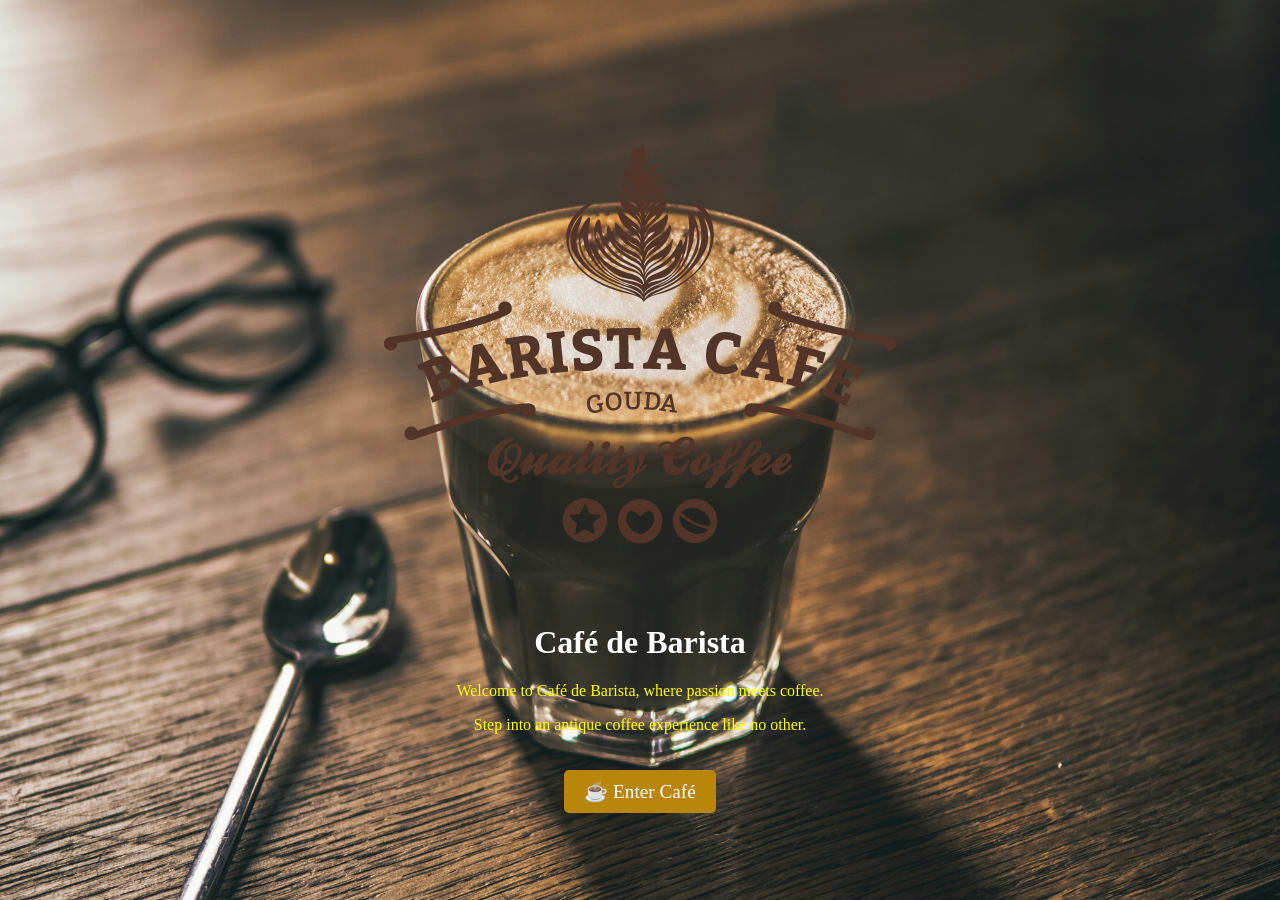
<file: index.html>
<!DOCTYPE html>
<html lang="en">
<head>
    <meta charset="UTF-8">
    <meta name="viewport" content="width=device-width, initial-scale=1.0">
    <title>Welcome to Café de Barista</title>
    <link rel="stylesheet" href="index.css">
</head>
<body>
    <div class="intro-container">
        <div class="logo-container">
            <img src="pngwing.com.png" alt="Café de Barista Logo" class="logo">
            <h1 class="fade-in">Café de Barista</h1>
        </div>
        
        <p class="welcome-message"style="color:yellow;">Welcome to Café de Barista, where passion meets coffee.</p>
        <p class="welcome-message"style="color:yellow;">Step into an antique coffee experience like no other.</p>
        
        <a href="cafe.html" class="enter-btn">☕ Enter Café</a>
    </div>

    
</body>
</html>
</file>
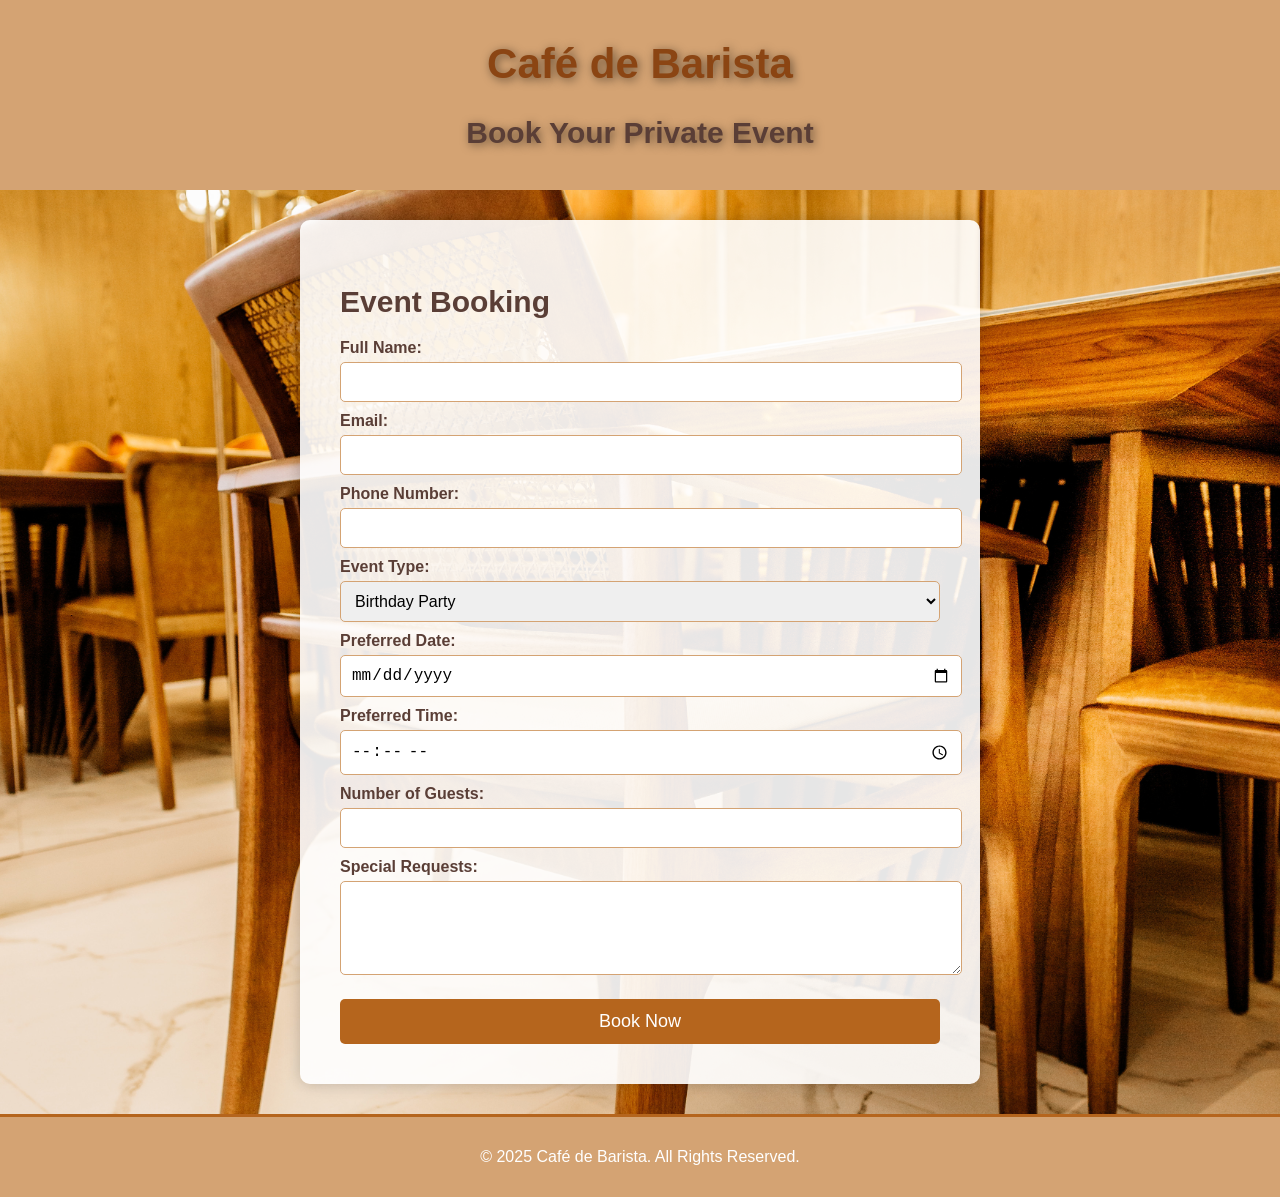
<file: booking.html>
<!DOCTYPE html>
<html lang="en">
<head>
    <meta charset="UTF-8">
    <meta name="viewport" content="width=device-width, initial-scale=1.0">
    <title>Booking - Café de Barista</title>
    <link rel="stylesheet" href="booking.css">
</head>
<body>
    <header class="booking-header">
        <h1>Café de Barista</h1>
        <h2>Book Your Private Event</h2>
    </header>

    <section class="booking-form">
        <h2>Event Booking</h2>
        <form action="#" method="POST">
            <label for="name">Full Name:</label>
            <input type="text" id="name" name="name" required>

            <label for="email">Email:</label>
            <input type="email" id="email" name="email" required>

            <label for="phone">Phone Number:</label>
            <input type="tel" id="phone" name="phone" required>

            <label for="event-type">Event Type:</label>
            <select id="event-type" name="event-type" required>
                <option value="birthday">Birthday Party</option>
                <option value="corporate">Corporate Event</option>
                <option value="anniversary">Anniversary Celebration</option>
                <option value="other">Other</option>
            </select>

            <label for="date">Preferred Date:</label>
            <input type="date" id="date" name="date" required>

            <label for="time">Preferred Time:</label>
            <input type="time" id="time" name="time" required>

            <label for="guests">Number of Guests:</label>
            <input type="number" id="guests" name="guests" min="1" required>

            <label for="special">Special Requests:</label>
            <textarea id="special" name="special" rows="4"></textarea>

            <button type="submit">Book Now</button>
        </form>
    </section>

    <footer class="booking-footer">
        <p>&copy; 2025 Café de Barista. All Rights Reserved.</p>
    </footer>
</body>
</html>
</file>
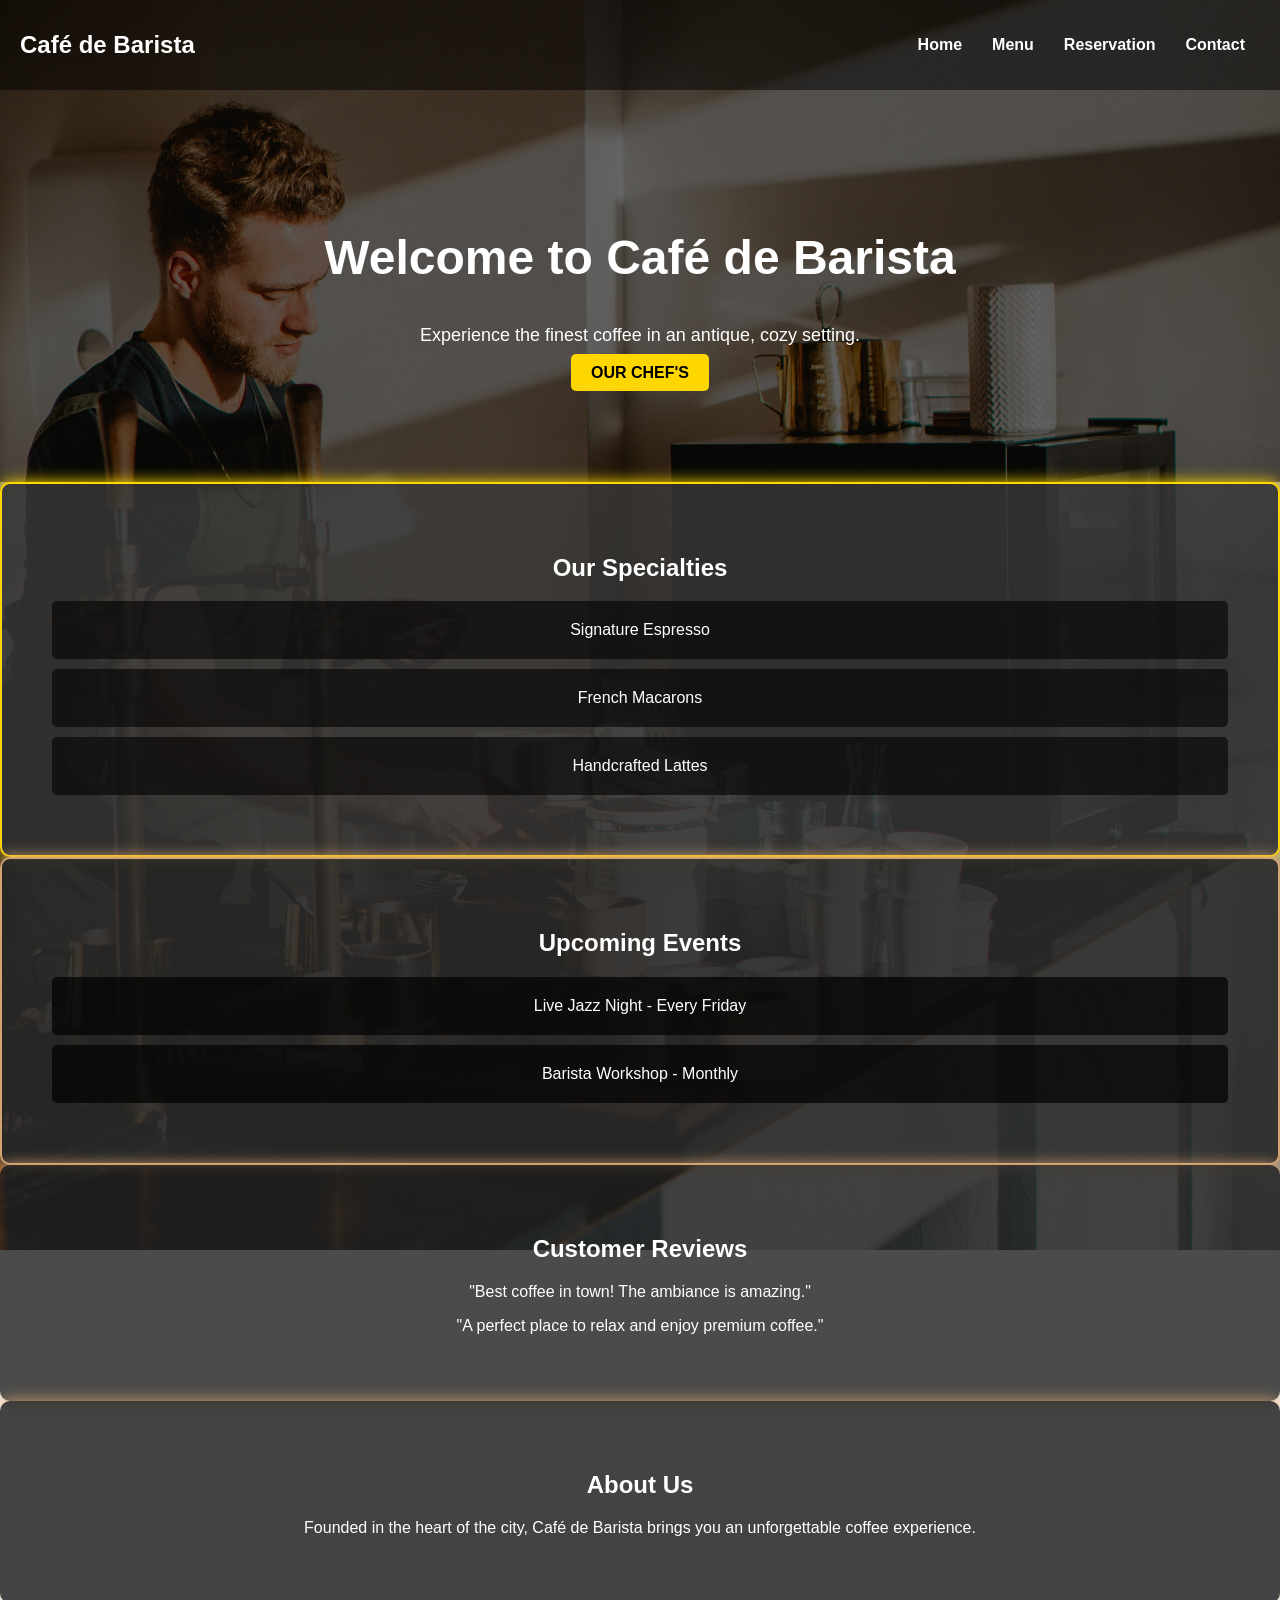
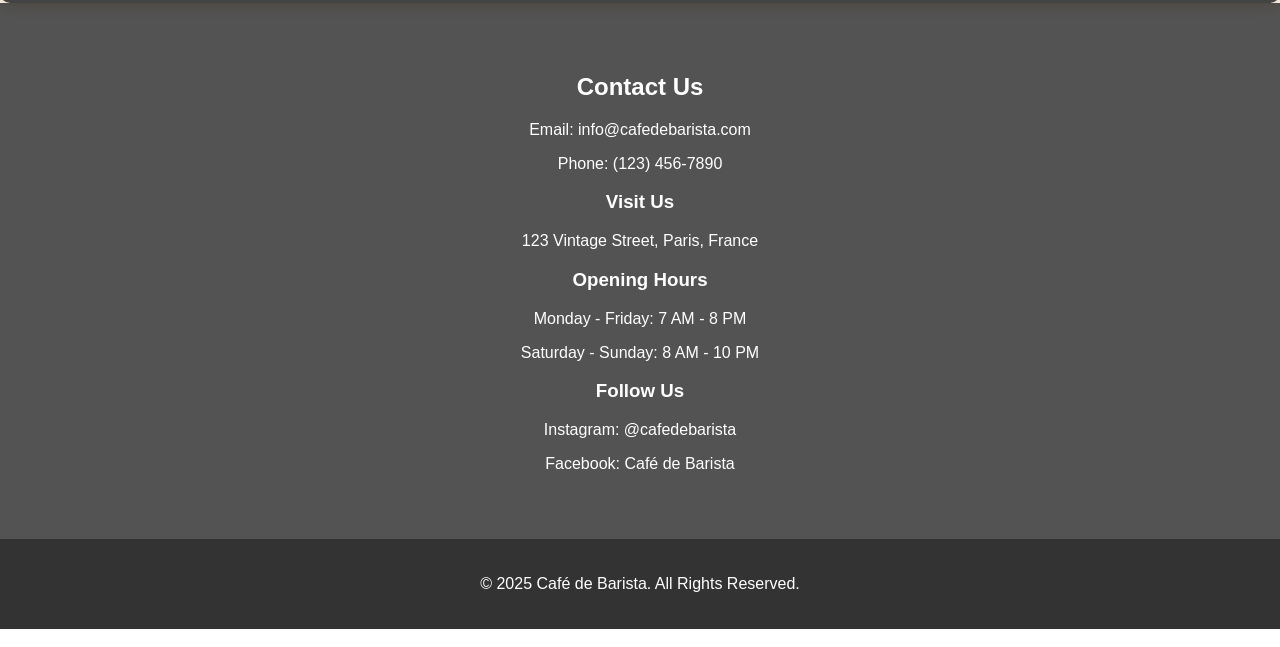
<file: cafe.html>
<!DOCTYPE html>
<html lang="en">
<head>
    <meta charset="UTF-8">
    <meta name="viewport" content="width=device-width, initial-scale=1.0">
    <title>Café de Barista</title>
    <link rel="stylesheet" href="styles.css">
</head>
<body>
    <header class="header">
        <div class="logo">Café de Barista</div>
        <nav>
            <ul class="nav-links">
                <li><a href="#home">Home</a></li>
                <li><a href="menu.html">Menu</a></li>
                <li class="dropdown">
                    <a href="#reservation">Reservation</a>
                    <ul class="dropdown-menu">
                        <li><a href="reservation.html">Reservation</a></li>
                        <li><a href="booking.html">Booking</a></li>
                    </ul>
                </li>
                <li><a href="#contact">Contact</a></li>
            </ul>
        </nav>
    </header>

    <section class="hero" id="home">
        <h2>Welcome to Café de Barista</h2>
        <p>Experience the finest coffee in an antique, cozy setting.</p>
        <a href="chef.html" class="btn">OUR CHEF'S</a>
    </section>

    <section class="specialties">
        <h2>Our Specialties</h2>
        <div class="special-item">Signature Espresso</div>
        <div class="special-item">French Macarons</div>
        <div class="special-item">Handcrafted Lattes</div>
    </section>

    <section class="events">
        <h2>Upcoming Events</h2>
        <div class="event-item">Live Jazz Night - Every Friday</div>
        <div class="event-item">Barista Workshop - Monthly</div>
    </section>

    <section class="reviews">
        <h2>Customer Reviews</h2>
        <p>"Best coffee in town! The ambiance is amazing."</p>
        <p>"A perfect place to relax and enjoy premium coffee."</p>
    </section>

    <section class="about">
        <h2>About Us</h2>
        <p>Founded in the heart of the city, Café de Barista brings you an unforgettable coffee experience.</p>
    </section>

    <section class="contact-section" id="contact">
        <h2>Contact Us</h2>
        <p>Email: info@cafedebarista.com</p>
        <p>Phone: (123) 456-7890</p>
        <h3>Visit Us</h3>
        <p>123 Vintage Street, Paris, France</p>
        <h3>Opening Hours</h3>
        <p>Monday - Friday: 7 AM - 8 PM</p>
        <p>Saturday - Sunday: 8 AM - 10 PM</p>
        <h3>Follow Us</h3>
        <p>Instagram: @cafedebarista</p>
        <p>Facebook: Café de Barista</p>
    </section>

    <footer class="footer">
        <p>&copy; 2025 Café de Barista. All Rights Reserved.</p>
    </footer>
</body>
</html>&copy;
</file>
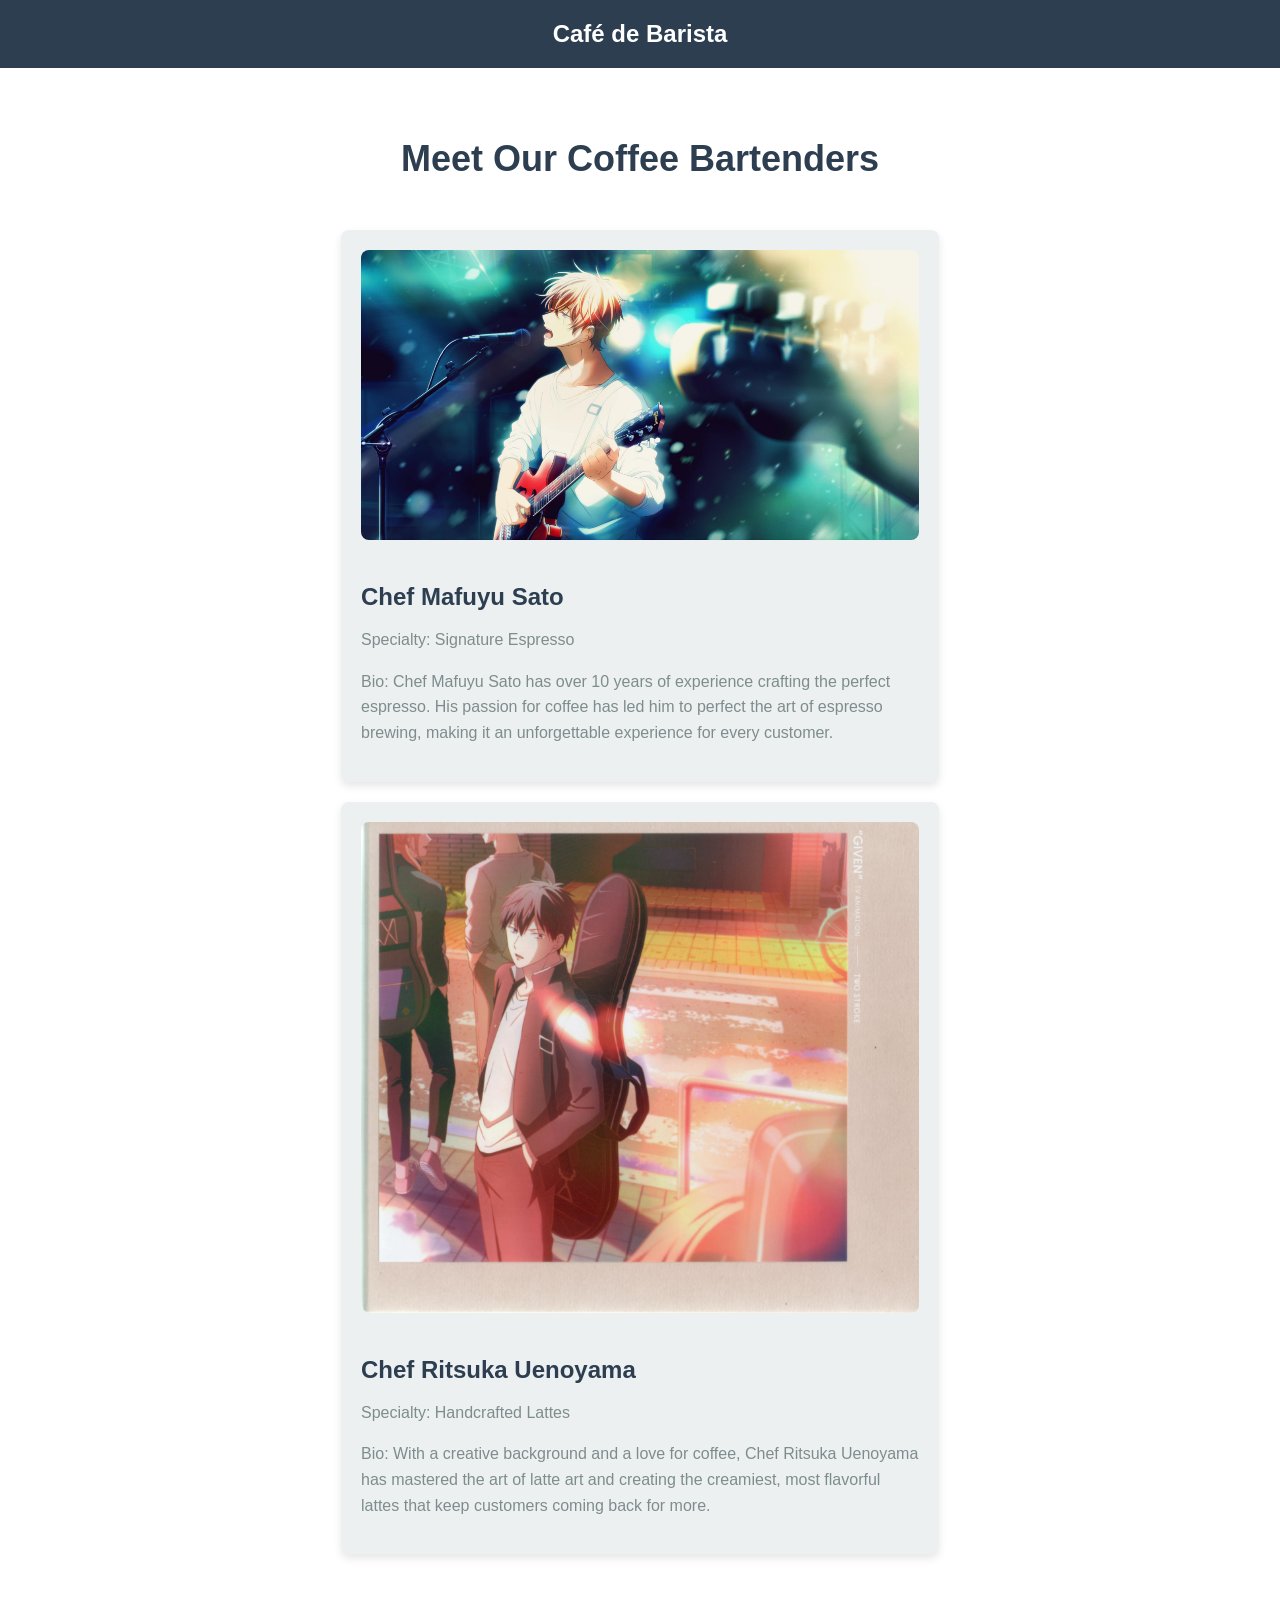
<file: chef.html>
<!DOCTYPE html>
<html lang="en">
<head>
    <meta charset="UTF-8">
    <meta name="viewport" content="width=device-width, initial-scale=1.0">
    <title>Our Chefs - Café de Barista</title>
    <link rel="stylesheet" href="chef.css">
</head>
<body>
    <header class="header">
        <div class="logo">Café de Barista</div>
        
    </header>

    <section class="chefs">
        <h2>Meet Our Coffee Bartenders</h2>

        <div class="chef">
            <img src="1022924.jpg" alt="Chef John" class="chef-photo">
            <h3>Chef Mafuyu Sato</h3>
            <p>Specialty: Signature Espresso</p>
            <p>Bio: Chef Mafuyu Sato has over 10 years of experience crafting the perfect espresso. His passion for coffee has led him to perfect the art of espresso brewing, making it an unforgettable experience for every customer.</p>
        </div>

        <div class="chef">
            <img src="wp7564429.jpg" alt="Chef Marie" class="chef-photo">
            <h3>Chef Ritsuka Uenoyama</h3>
            <p>Specialty: Handcrafted Lattes</p>
            <p>Bio: With a creative background and a love for coffee, Chef Ritsuka Uenoyama has mastered the art of latte art and creating the creamiest, most flavorful lattes that keep customers coming back for more.</p>
        </div>
    </section>

    
</body>
</html>
</file>
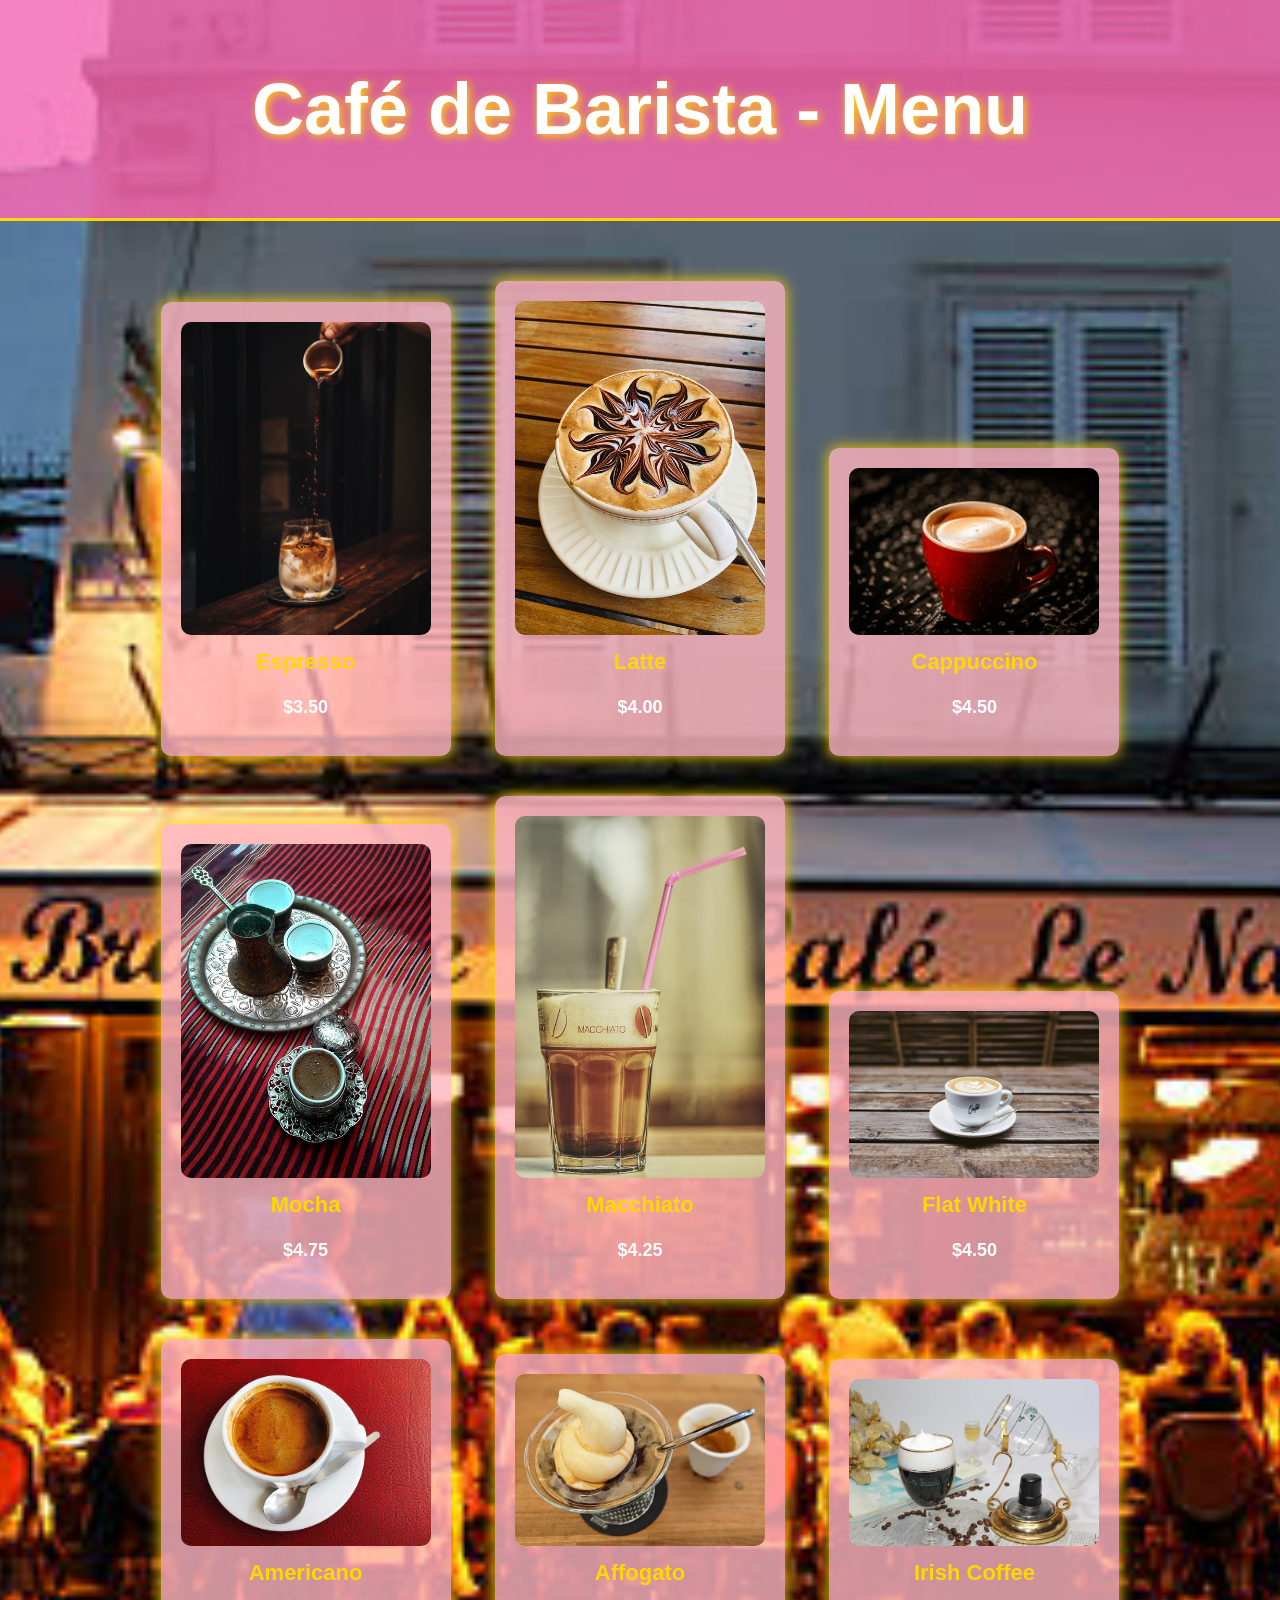
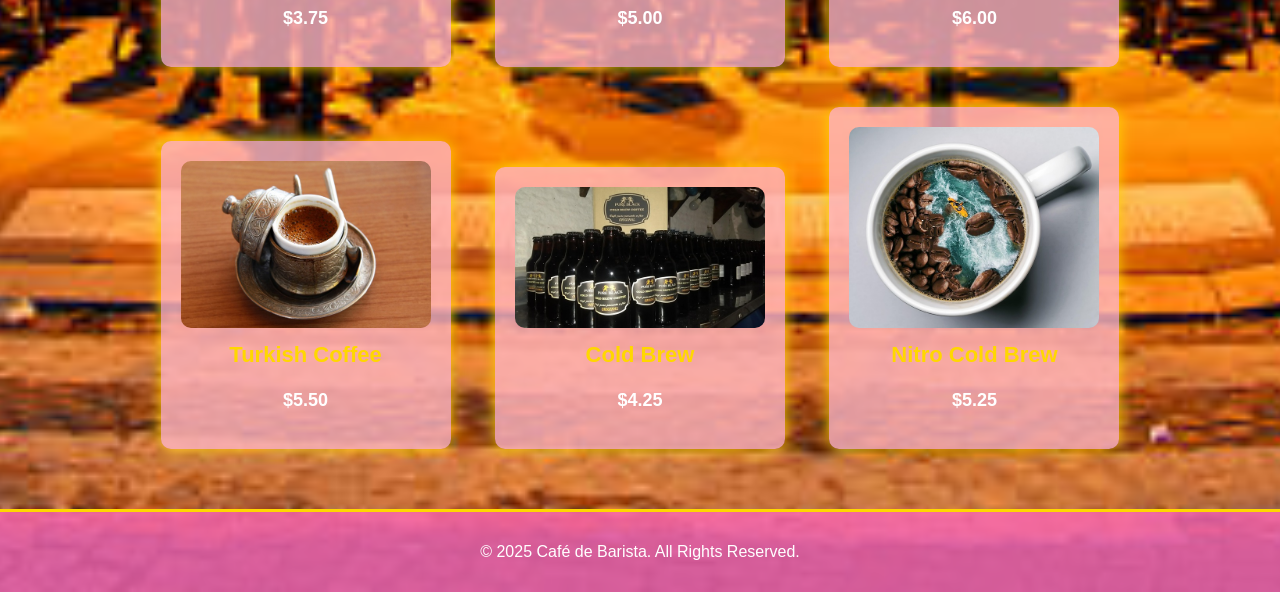
<file: menu.html>
<!DOCTYPE html>
<html lang="en">
<head>
    <meta charset="UTF-8">
    <meta name="viewport" content="width=device-width, initial-scale=1.0">
    <title>Café de Barista - Menu</title>
    <link rel="stylesheet" href="menu.css">
</head>
<body>
    <header class="menu-header">
        <h1>Café de Barista - Menu</h1>
    </header>

    <section class="menu-section">
        <div class="menu-item">
            <img src="coffee-3759005_640.jpg" alt="Espresso">
            <h3>Espresso</h3>
            <p>$3.50</p>
        </div>
        <div class="menu-item">
            <img src="coffee-7133980_640.jpg" alt="Latte">
            <h3>Latte</h3>
            <p>$4.00</p>
        </div>
        <div class="menu-item">
            <img src="cappuccino-7856454_640.jpg" alt="Cappuccino">
            <h3>Cappuccino</h3>
            <p>$4.50</p>
        </div>
        <div class="menu-item">
            <img src="mocha-2111932_640.jpg" alt="Mocha">
            <h3>Mocha</h3>
            <p>$4.75</p>
        </div>
        <div class="menu-item">
            <img src="latte-macchiato-4166922_640.jpg" alt="Macchiato">
            <h3>Macchiato</h3>
            <p>$4.25</p>
        </div>
        <div class="menu-item">
            <img src="coffee-2179028_640.jpg" alt="Flat White">
            <h3>Flat White</h3>
            <p>$4.50</p>
        </div>
        <div class="menu-item">
            <img src="coffee-1873397_640.jpg" alt="Americano">
            <h3>Americano</h3>
            <p>$3.75</p>
        </div>
        <div class="menu-item">
            <img src="espresso-8579186_640.jpg" alt="Affogato">
            <h3>Affogato</h3>
            <p>$5.00</p>
        </div>
        <div class="menu-item">
            <img src="irish-coffee-4546110_640.jpg" alt="Irish Coffee">
            <h3>Irish Coffee</h3>
            <p>$6.00</p>
        </div>
        <div class="menu-item">
            <img src="turkish-coffee-5346050_640.jpg" alt="Turkish Coffee">
            <h3>Turkish Coffee</h3>
            <p>$5.50</p>
        </div>
        <div class="menu-item">
            <img src="coldbrew-2410169_640.jpg" alt="Cold Brew">
            <h3>Cold Brew</h3>
            <p>$4.25</p>
        </div>
        <div class="menu-item">
            <img src="manipulation-4499010_640.jpg" alt="Nitro Cold Brew">
            <h3>Nitro Cold Brew</h3>
            <p>$5.25</p>
        </div>
    </section>

    <footer class="menu-footer">
        <p>&copy; 2025 Café de Barista. All Rights Reserved.</p>
    </footer>
</body>
</html>
</file>
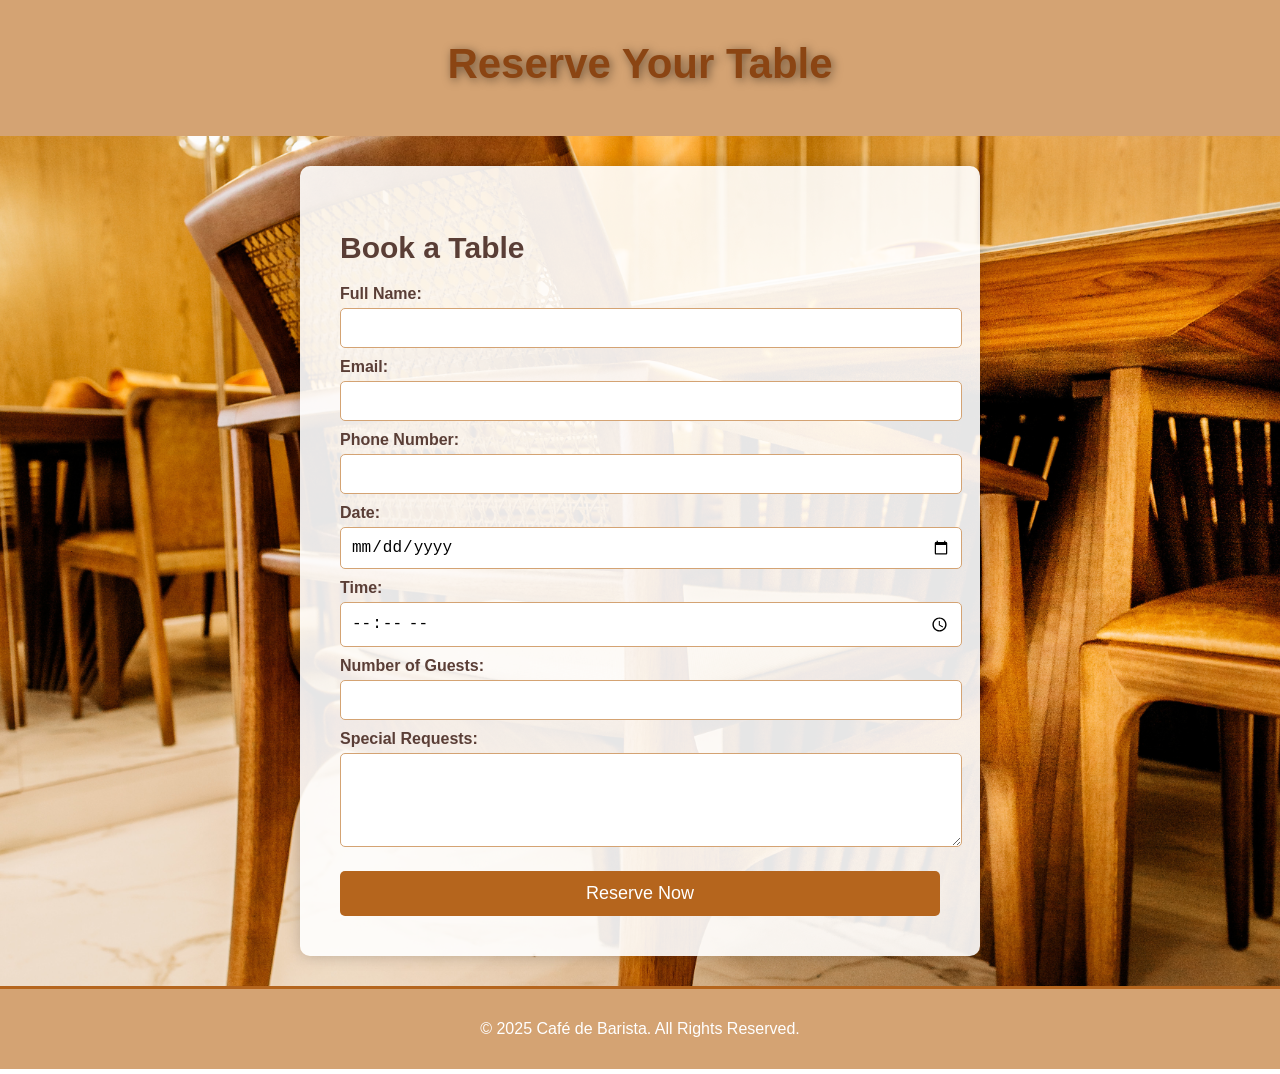
<file: reservation.html>
<!DOCTYPE html>
<html lang="en">
<head>
    <meta charset="UTF-8">
    <meta name="viewport" content="width=device-width, initial-scale=1.0">
    <title>Reservation - Café de Barista</title>
    <link rel="stylesheet" href="reservation.css">
</head>
<body>
    <header class="reservation-header">
        <h1>Reserve Your Table</h1>
    </header>

    <section class="reservation-form">
        <h2>Book a Table</h2>
        <form action="#" method="POST">
            <label for="name">Full Name:</label>
            <input type="text" id="name" name="name" required>

            <label for="email">Email:</label>
            <input type="email" id="email" name="email" required>

            <label for="phone">Phone Number:</label>
            <input type="tel" id="phone" name="phone" required>

            <label for="date">Date:</label>
            <input type="date" id="date" name="date" required>

            <label for="time">Time:</label>
            <input type="time" id="time" name="time" required>

            <label for="guests">Number of Guests:</label>
            <input type="number" id="guests" name="guests" min="1" required>

            <label for="special">Special Requests:</label>
            <textarea id="special" name="special" rows="4"></textarea>

            <button type="submit">Reserve Now</button>
        </form>
    </section>

    <footer class="reservation-footer">
        <p>&copy; 2025 Café de Barista. All Rights Reserved.</p>
    </footer>
</body>
</html>
</file>
<file: index.css>
body {
    margin: 0;
    padding: 0;
    height: 100vh;
    display: flex;
    justify-content: center;
    align-items: center;
    text-align: center;
    position: relative;
    overflow: hidden;
	background:url("sabri-tuzcu-bEuFMjwZAi4-unsplash.jpg")no-repeat center center/cover;
	color:white;
}

.overlay {
    position: absolute;
    top: 0;
    left: 0;
    width: 100%;
    height: 100%;
    background: rgba(0, 0, 0, 0.6);
}

.container {
    position: relative;
    color: #f8e1c4;
    font-family: 'Georgia', serif;
    z-index: 2;
}

.logo {
    font-size: 3em;
    font-weight: bold;
    opacity: 0;
    animation: fadeIn 3s forwards;
}

.welcome-text {
    font-size: 1.5em;
    margin-top: 10px;
    opacity: 0;
    animation: fadeIn 3s forwards 1.5s;
}

.enter-btn {
    display: inline-block;
    margin-top: 20px;
    padding: 10px 20px;
    font-size: 1.2em;
    color: #fff;
    background: #b8860b;
    border: none;
    border-radius: 5px;
    text-decoration: none;
    transition: all 0.3s ease-in-out;
    animation: fadeIn 3s forwards 3s;
}

.enter-btn:hover {
    background: #d4a017;
    transform: scale(1.1);
}

@keyframes fadeIn {
    from { opacity: 0; transform: translateY(-20px); }
    to { opacity: 1; transform: translateY(0); }
}
</file>
<file: booking.css>
body {
    font-family: 'Poppins', sans-serif;
    margin: 0;
    padding: 0;
    background: url('vertical-shot-wooden-chairs-tables-modern-living-room.jpg') no-repeat center center/cover;
    color: #5a3e36;
    text-align: center;
}

.booking-header {
    background-color: #d4a373;
    padding: 20px;
    font-size: 36px;
    font-weight: bold;
    color: white;
    text-shadow: 2px 2px 10px rgba(0, 0, 0, 0.5);
}

h1 {
    font-size: 42px;
    color: #8b4513;
    margin-top: 20px;
}

h2 {
    font-size: 30px;
    color: #5a3e36;
    margin-bottom: 20px;
}

.booking-form {
    padding: 40px;
    max-width: 600px;
    margin: 30px auto;
    background: rgba(255, 255, 255, 0.9);
    border-radius: 10px;
    box-shadow: 0px 0px 15px rgba(0, 0, 0, 0.2);
    text-align: left;
}

form {
    width: 100%;
}

label {
    font-weight: bold;
    margin-top: 10px;
    display: block;
    color: #5a3e36;
}

input, select, textarea {
    width: 100%;
    padding: 10px;
    margin-top: 5px;
    border: 1px solid #d4a373;
    border-radius: 5px;
    font-size: 16px;
}

button {
    margin-top: 20px;
    width: 100%;
    padding: 12px;
    background-color: #b5651d;
    color: white;
    font-size: 18px;
    border: none;
    border-radius: 5px;
    cursor: pointer;
    transition: 0.3s;
}

button:hover {
    background-color: #8b4513;
}

.booking-footer {
    background-color: #d4a373;
    padding: 15px;
    font-size: 16px;
    color: white;
    margin-top: 30px;
    border-top: 3px solid #b5651d;
}
</file>
<file: styles.css>
body {
    font-family: 'Poppins', sans-serif;
    margin: 0;
    padding: 0;
    background: url('bhuwan-bansal-Imq-jC1zPMM-unsplash.jpg') no-repeat center center fixed;
    background-size: cover;
    color: #fff;
}

.header {
    display: flex;
    justify-content: space-between;
    align-items: center;
    padding: 20px;
    background: rgba(0, 0, 0, 0.8);
}

.logo {
    font-size: 24px;
    font-weight: bold;
}

.nav-links {
    list-style: none;
    display: flex;
}

.nav-links li {
    margin: 0 15px;
    position: relative;
}

.nav-links a {
    text-decoration: none;
    color: #fff;
    font-weight: bold;
}

/* Dropdown Menu */
.dropdown-menu {
    display: none;
    position: absolute;
    background: rgba(0, 0, 0, 0.8);
    padding: 10px;
    border-radius: 5px;
    list-style: none;
}

.dropdown:hover .dropdown-menu {
    display: block;
}

.hero {
    text-align: center;
    padding: 100px 20px;
    background: rgba(0, 0, 0, 0.6);
}

.hero h2 {
    font-size: 48px;
}

.hero p {
    font-size: 18px;
}

.btn {
    background: gold;
    color: black;
    padding: 10px 20px;
    text-decoration: none;
    font-weight: bold;
    border-radius: 5px;
}

.about {
    padding: 50px;
    text-align: center;
    background: rgba(20, 20, 20, 0.8);
	border-radius: 10px;
    box-shadow: 0px 0px 15px #d4a373;
}

.reviews {
    padding: 50px;
    text-align: center;
    background: rgba(30, 30, 30, 0.8);
	border-radius: 10px;
    box-shadow: 0px 0px 15px #d4a373;
}

.specialties {
    padding: 50px;
    text-align: center;
    background: rgba(50, 50, 50, 0.9);
    border: 2px solid gold;
    border-radius: 10px;
    box-shadow: 0px 0px 15px gold;
}

.special-item {
    background: rgba(0, 0, 0, 0.6);
    padding: 20px;
    border-radius: 5px;
    margin: 10px 0;
}

.events {
    padding: 50px;
    text-align: center;
    background: rgba(40, 40, 40, 0.9);
    border: 2px solid #d4a373;
    border-radius: 10px;
    box-shadow: 0px 0px 15px #d4a373;
}

.event-item {
    background: rgba(0, 0, 0, 0.7);
    padding: 20px;
    border-radius: 5px;
    margin: 10px 0;
}

.contact-section {
    padding: 50px;
    text-align: center;
    background: rgba(40, 40, 40, 0.8);
}

.footer {
    text-align: center;
    padding: 20px;
    background: rgba(0, 0, 0, 0.8);
}
</file>
<file: chef.css>
/* Global Styles */
body {
    font-family: 'Arial', sans-serif;
    margin: 0;
    padding: 0;
    background-color: #f4f4f4;
    color: #333;
	background: url("sabri-tuzcu-bEuFMjwZAi4-unsplash.jpg");
}

header {
    background-color: #2c3e50;
    color: white;
    padding: 20px;
    text-align: center;
}

header .logo {
    font-size: 24px;
    font-weight: bold;
}

nav ul {
    list-style: none;
    padding: 0;
}

nav ul li {
    display: inline;
    margin-right: 20px;
}

nav ul li a {
    color: white;
    text-decoration: none;
    font-size: 18px;
}

nav ul li a:hover {
    text-decoration: underline;
}

/* Main Content */
.chefs {
    background-color: #ffffff;
    padding: 40px 20px;
    text-align: center;
}

h2 {
    font-size: 36px;
    color: #2c3e50;
    margin-bottom: 40px;
}

.chef {
    display: inline-block;
    width: 45%;
    background-color: #ecf0f1;
    margin: 10px;
    padding: 20px;
    border-radius: 8px;
    text-align: left;
    box-shadow: 0 4px 8px rgba(0, 0, 0, 0.1);
    transition: transform 0.3s ease;
}

.chef:hover {
    transform: scale(1.05);
}

.chef-photo {
    width: 100%;
    height: auto;
    border-radius: 8px;
    margin-bottom: 15px;
}

.chef h3 {
    font-size: 24px;
    color: #2c3e50;
    margin-bottom: 10px;
}

.chef p {
    font-size: 16px;
    line-height: 1.6;
    color: #7f8c8d;
}

footer {
    background-color: #2c3e50;
    color: white;
    text-align: center;
    padding: 15px;
    position: fixed;
    bottom: 0;
    width: 100%;
}
</file>
<file: menu.css>
body {
    font-family: 'Poppins', sans-serif;
    margin: 0;
    padding: 0;
    background: url("istockphoto-458966805-612x612.jpg")no-repeat center center/cover;
    color: #fff;
    text-align: center;
}

.menu-header {
    background: rgba(255, 105, 180, 0.8);
    padding: 20px;
    font-size: 36px;
    font-weight: bold;
    text-shadow: 2px 2px 10px gold;
    border-bottom: 3px solid gold;
}

.menu-section {
    padding: 40px;
    max-width: 1200px;
    margin: auto;
}

.menu-item {
    display: inline-block;
    width: 250px;
    margin: 20px;
    background-color: rgba(255, 182, 193, 0.8);
    padding: 20px;
    border-radius: 10px;
    box-shadow: 0px 0px 15px gold;
}

.menu-item img {
    width: 100%;
    height: auto;
    border-radius: 10px;
}

.menu-item h3 {
    color: #ffd700;
    font-size: 22px;
    margin-top: 10px;
}

.menu-item p {
    font-size: 18px;
    font-weight: bold;
    color: #fff;
}

.menu-footer {
    background: rgba(255, 105, 180, 0.8);
    padding: 15px;
    font-size: 16px;
    border-top: 3px solid gold;
}
</file>
<file: reservation.css>
body {
    font-family: 'Poppins', sans-serif;
    margin: 0;
    padding: 0;
    background: url('vertical-shot-wooden-chairs-tables-modern-living-room.jpg') no-repeat center center/cover;
    color: #5a3e36;
    text-align: center;
}

.reservation-header {
    background-color: #d4a373;
    padding: 20px;
    font-size: 36px;
    font-weight: bold;
    color: white;
    text-shadow: 2px 2px 10px rgba(0, 0, 0, 0.5);
}

h1 {
    font-size: 42px;
    color: #8b4513;
    margin-top: 20px;
}

h2 {
    font-size: 30px;
    color: #5a3e36;
    margin-bottom: 20px;
}

.reservation-form {
    padding: 40px;
    max-width: 600px;
    margin: 30px auto;
    background: rgba(255, 255, 255, 0.9);
    border-radius: 10px;
    box-shadow: 0px 0px 15px rgba(0, 0, 0, 0.2);
    text-align: left;
}

form {
    width: 100%;
}

label {
    font-weight: bold;
    margin-top: 10px;
    display: block;
    color: #5a3e36;
}

input, textarea {
    width: 100%;
    padding: 10px;
    margin-top: 5px;
    border: 1px solid #d4a373;
    border-radius: 5px;
    font-size: 16px;
}

button {
    margin-top: 20px;
    width: 100%;
    padding: 12px;
    background-color: #b5651d;
    color: white;
    font-size: 18px;
    border: none;
    border-radius: 5px;
    cursor: pointer;
    transition: 0.3s;
}

button:hover {
    background-color: #8b4513;
}

.reservation-footer {
    background-color: #d4a373;
    padding: 15px;
    font-size: 16px;
    color: white;
    margin-top: 30px;
    border-top: 3px solid #b5651d;
}
</file>
